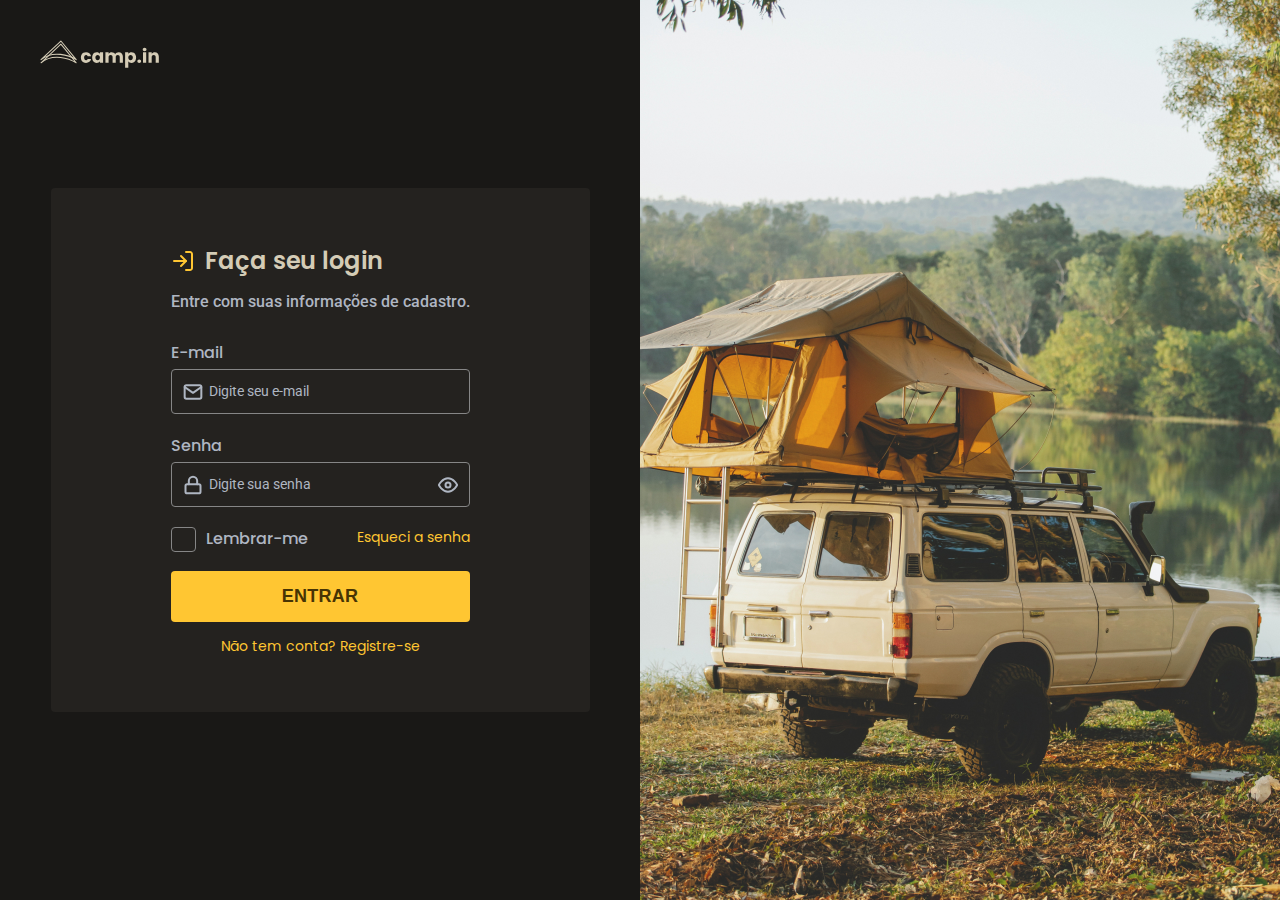
<file: Login Form CSS/index.html>
<!DOCTYPE html>
<html lang="en">
  <head>
    <link rel="preconnect" href="https://fonts.googleapis.com" />
    <link rel="preconnect" href="https://fonts.gstatic.com" crossorigin />
    <meta charset="UTF-8" />
    <meta http-equiv="X-UA-Compatible" content="IE=edge" />
    <meta name="viewport" content="width=device-width, initial-scale=1.0" />
    <link
      href="https://fonts.googleapis.com/css2?family=Poppins:wght@400;500;600&family=Roboto:wght@400;500&display=swap"
      rel="stylesheet"
    />
    <link rel="stylesheet" href="assets/styles/css/styles.css" />
    <title>Login Form CSS</title>
  </head>
  <body>
    <img src="assets/image/logo.svg" class="logo" alt="Logo" />

    <main class="container">
      <form class="form">
        <div class="form-container-title">
          <svg
            width="24"
            height="24"
            viewBox="0 0 24 24"
            fill="none"
            xmlns="http://www.w3.org/2000/svg"
          >
            <path
              d="M15 3H19C19.5304 3 20.0391 3.21071 20.4142 3.58579C20.7893 3.96086 21 4.46957 21 5V19C21 19.5304 20.7893 20.0391 20.4142 20.4142C20.0391 20.7893 19.5304 21 19 21H15"
              stroke="#FFC632"
              stroke-width="2"
              stroke-linecap="round"
              stroke-linejoin="round"
            />
            <path
              d="M10 17L15 12L10 7"
              stroke="#FFC632"
              stroke-width="2"
              stroke-linecap="round"
              stroke-linejoin="round"
            />
            <path
              d="M15 12H3"
              stroke="#FFC632"
              stroke-width="2"
              stroke-linecap="round"
              stroke-linejoin="round"
            />
          </svg>
          <h1>Faça seu login</h1>
        </div>

        <p>Entre com suas informações de cadastro.</p>

        <label for="email">
          E-mail
          <div>
            <input type="text" id="email" placeholder="Digite seu e-mail" />
            <svg
              class="icon left"
              width="20"
              height="20"
              viewBox="0 0 20 20"
              fill="none"
              xmlns="http://www.w3.org/2000/svg"
            >
              <path
                d="M3.33329 3.33331H16.6666C17.5833 3.33331 18.3333 4.08331 18.3333 4.99998V15C18.3333 15.9166 17.5833 16.6666 16.6666 16.6666H3.33329C2.41663 16.6666 1.66663 15.9166 1.66663 15V4.99998C1.66663 4.08331 2.41663 3.33331 3.33329 3.33331Z"
                stroke="#FFC632"
                stroke-width="2"
                stroke-linecap="round"
                stroke-linejoin="round"
              />
              <path
                d="M18.3333 5L9.99996 10.8333L1.66663 5"
                stroke="#FFC632"
                stroke-width="2"
                stroke-linecap="round"
                stroke-linejoin="round"
              />
            </svg>
          </div>
        </label>

        <label for="senha">
          Senha
          <div>
            <input type="password" id="senha" placeholder="Digite sua senha" />

            <svg
              class="icon left"
              width="20"
              height="20"
              viewBox="0 0 20 20"
              fill="none"
              xmlns="http://www.w3.org/2000/svg"
            >
              <path
                d="M15.8333 9.16666H4.16667C3.24619 9.16666 2.5 9.91285 2.5 10.8333V16.6667C2.5 17.5871 3.24619 18.3333 4.16667 18.3333H15.8333C16.7538 18.3333 17.5 17.5871 17.5 16.6667V10.8333C17.5 9.91285 16.7538 9.16666 15.8333 9.16666Z"
                stroke-width="2"
                stroke-linecap="round"
                stroke-linejoin="round"
              />
              <path
                d="M5.83337 9.16666V5.83332C5.83337 4.72825 6.27236 3.66845 7.05376 2.88704C7.83516 2.10564 8.89497 1.66666 10 1.66666C11.1051 1.66666 12.1649 2.10564 12.9463 2.88704C13.7277 3.66845 14.1667 4.72825 14.1667 5.83332V9.16666"
                stroke-width="2"
                stroke-linecap="round"
                stroke-linejoin="round"
              />
            </svg>

            <svg
              class="icon right button-eye"
              width="20"
              height="20"
              viewBox="0 0 20 20"
              fill="none"
              xmlns="http://www.w3.org/2000/svg"
            >
              <g clip-path="url(#clip0_216_38)">
                <path
                  d="M0.833313 10C0.833313 10 4.16665 3.33334 9.99998 3.33334C15.8333 3.33334 19.1666 10 19.1666 10C19.1666 10 15.8333 16.6667 9.99998 16.6667C4.16665 16.6667 0.833313 10 0.833313 10Z"
                  stroke-width="2"
                  stroke-linecap="round"
                  stroke-linejoin="round"
                />
                <path
                  d="M10 12.5C11.3807 12.5 12.5 11.3807 12.5 10C12.5 8.61929 11.3807 7.5 10 7.5C8.61929 7.5 7.5 8.61929 7.5 10C7.5 11.3807 8.61929 12.5 10 12.5Z"
                  stroke-width="2"
                  stroke-linecap="round"
                  stroke-linejoin="round"
                />
              </g>
              <defs>
                <clipPath id="clip0_216_38">
                  <rect width="20" height="20" fill="white" />
                </clipPath>
              </defs>
            </svg>
          </div>
        </label>
        <div class="flex">
          <label for="checkbox" class="container-label"
            >Lembrar-me
            <input type="checkbox" id="checkbox" />
            <span class="checkmark"></span>
          </label>
          <a href="" class="link">Esqueci a senha</a>
        </div>
        <button type="submit" class="button">Entrar</button>
        <a href="" class="link">Não tem conta? Registre-se</a>
      </form>
      <img src="assets/image/side-image.jpg" class="image-car" alt="Imagem de um carro" />
    </main>
    <script src="assets/js/main.js"></script>
  </body>
</html>
</file>
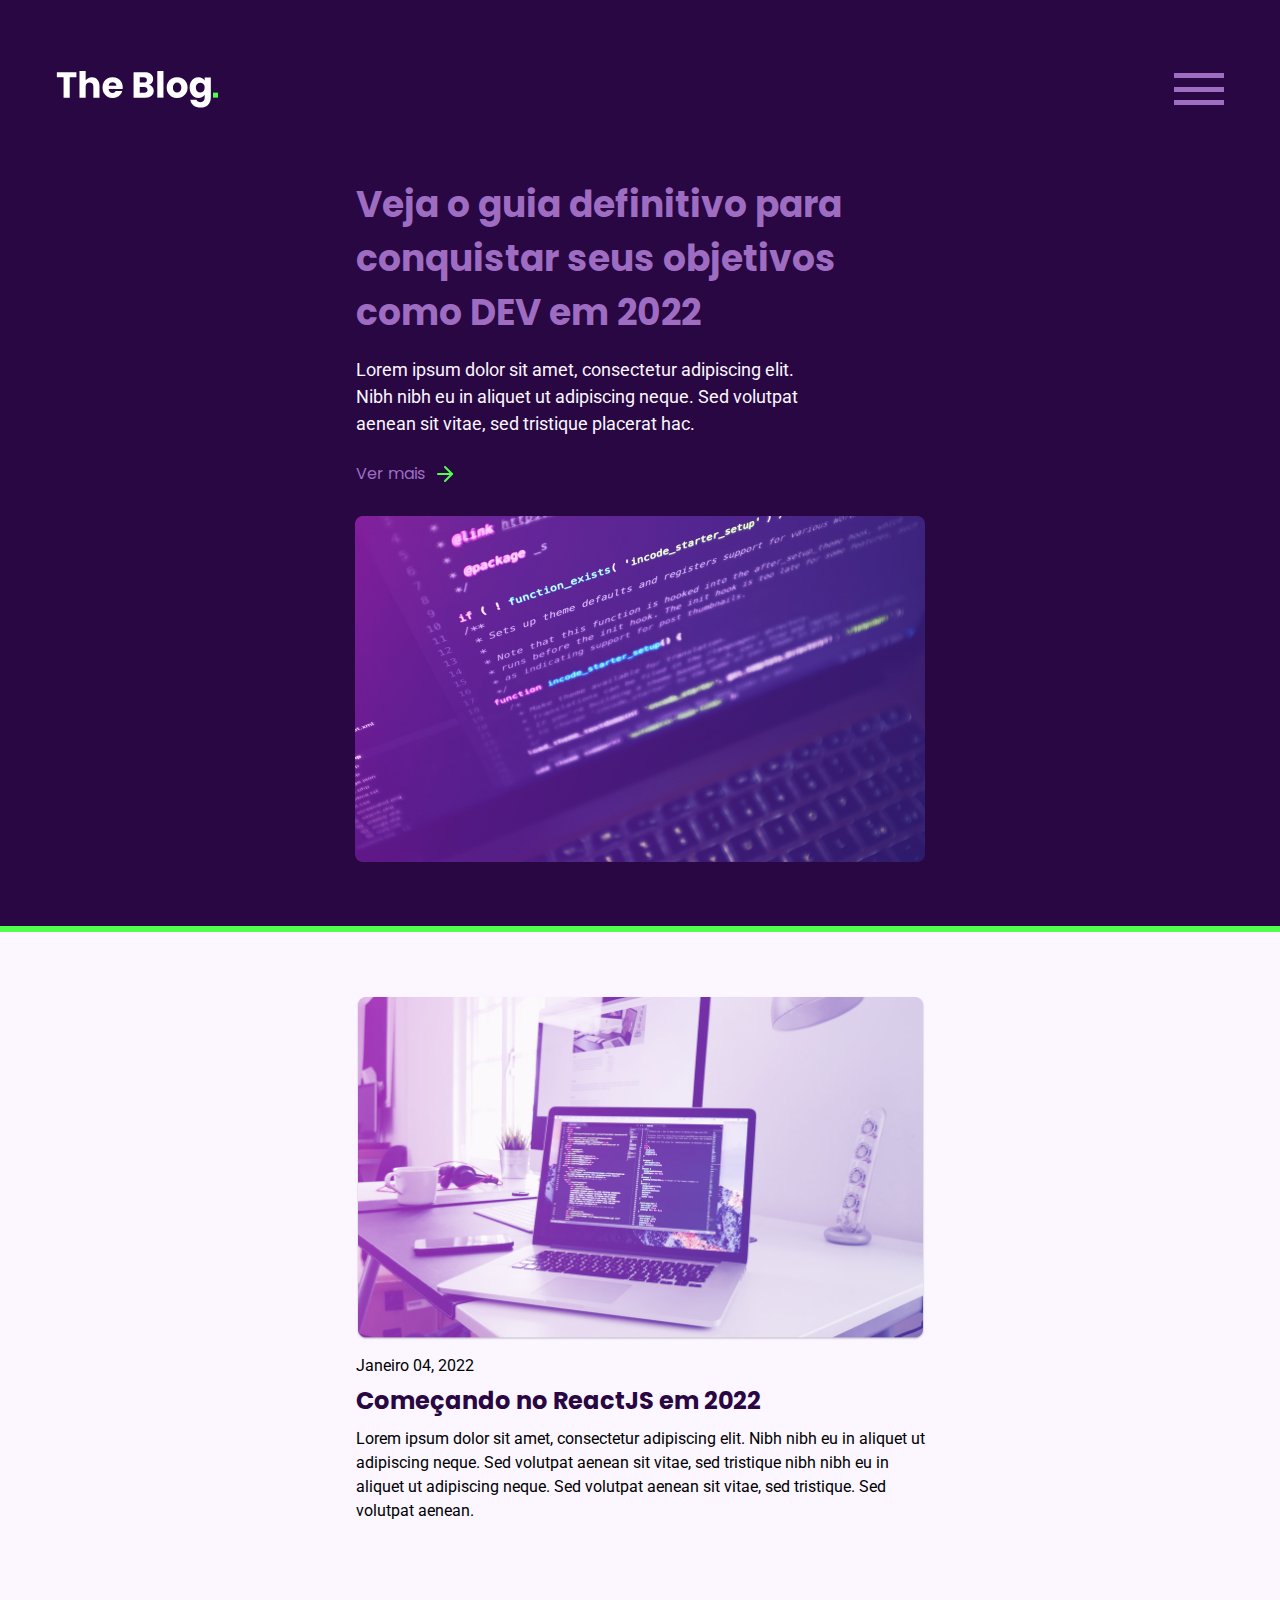
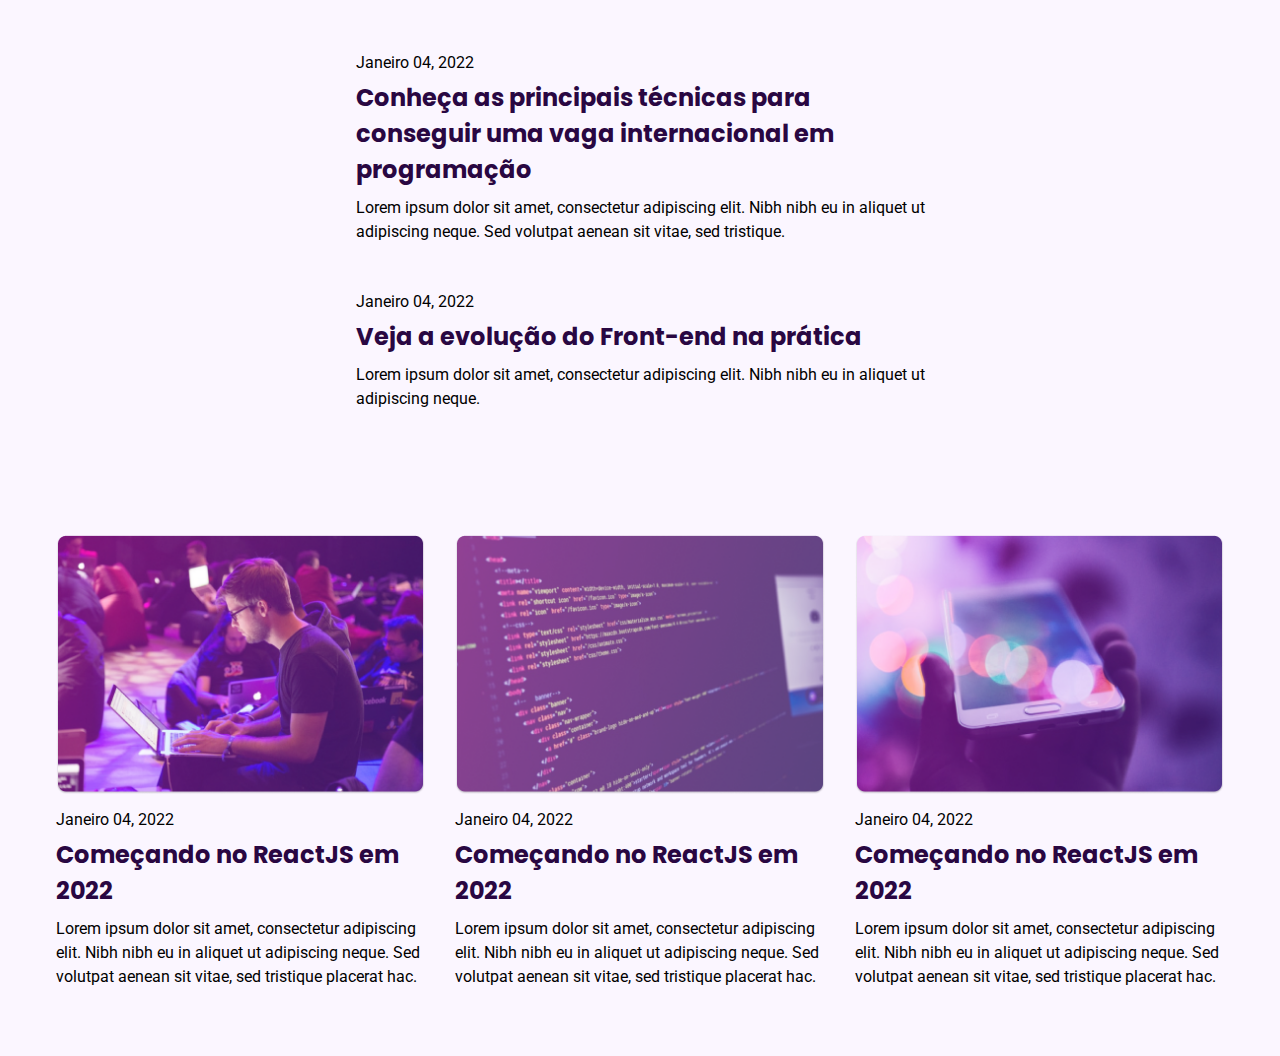
<file: RocketBlog/index.html>
<!DOCTYPE html>
<html lang="pt-br">
  <head>
    <link rel="preconnect" href="https://fonts.googleapis.com" />
    <link rel="preconnect" href="https://fonts.gstatic.com" crossorigin />
    <meta charset="UTF-8" />
    <meta http-equiv="X-UA-Compatible" content="IE=edge" />
    <link
      href="https://fonts.googleapis.com/css2?family=Poppins:wght@400;700&family=Roboto:wght@400;700&display=swap"
      rel="stylesheet"
    />
    <meta name="viewport" content="width=device-width, initial-scale=1.0" />
    <link rel="stylesheet" href="assets/styles/css/styles.css" />
    <title>RocketBlog</title>
  </head>
  <body>
    <header class="header">
      <div class="container header--content">
        <img src="assets/images/logo.svg" alt="Logo blog" />

        <button class="hamburger">
          <span></span>
          <span></span>
          <span></span>
        </button>

        <nav class="nav ">
          <ul>
            <li class="active">
              <a href=""> Home </a>
            </li>
            <li>
              <a href="#"> Sobre </a>
            </li>
            <li>
              <a href=""> Categoria </a>
            </li>
            <li>
              <a href=""> Contato </a>
            </li>
          </ul>
        </nav>

        <div class="search">
          <input type="text" placeholder="Buscar" />
          <button>
            <img src="assets/images/search.svg" alt="Icone de busca" />
          </button>
        </div>

      </div>
    </header>

    <main class="main">
      <div class="container main--content">
        <div>
          <h1 class="main--title">
            Veja o guia definitivo para conquistar seus objetivos como DEV em
            2022
          </h1>
          <p class="main--description">
            Lorem ipsum dolor sit amet, consectetur adipiscing elit. Nibh nibh
            eu in aliquet ut adipiscing neque. Sed volutpat aenean sit vitae,
            sed tristique placerat hac.
          </p>
          <a href="" class="main--link">
            Ver mais
            <img src="assets/images/arrow-right.svg" alt="Seta" />
          </a>
        </div>
        <img
          src="assets/images/featured-image.png"
          alt=""
          class="main--image"
        />
      </div>
    </main>

    <section class="container">
      <div class="post-container">
        <div class="post">
          <img src="assets/images/post-1.png" alt="post-1" />
          <time class="post--time">Janeiro 04, 2022</time>
          <h1 class="post--title">Começando no ReactJS em 2022</h1>
          <p class="post--description">
            Lorem ipsum dolor sit amet, consectetur adipiscing elit. Nibh nibh
            eu in aliquet ut adipiscing neque. Sed volutpat aenean sit vitae,
            sed tristique nibh nibh eu in aliquet ut adipiscing neque. Sed
            volutpat aenean sit vitae, sed tristique. Sed volutpat aenean.
          </p>
        </div>

        <div class="post--aside">
          <div class="post">
            <time class="post--time">Janeiro 04, 2022</time>
            <h1 class="post--title">
              Conheça as principais técnicas para conseguir uma vaga
              internacional em programação
            </h1>
            <p class="post--description">
              Lorem ipsum dolor sit amet, consectetur adipiscing elit. Nibh nibh
              eu in aliquet ut adipiscing neque. Sed volutpat aenean sit vitae,
              sed tristique.
            </p>
          </div>

          <div class="post">
            <time class="post--time">Janeiro 04, 2022</time>
            <h1 class="post--title">Veja a evolução do Front-end na prática</h1>
            <p class="post--description">
              Lorem ipsum dolor sit amet, consectetur adipiscing elit. Nibh nibh
              eu in aliquet ut adipiscing neque.
            </p>
          </div>
        </div>
      </div>
    </section>

    <section class="container">
      <div class="grid">
        <div class="post">
          <img src="assets/images/post-2.png" alt="post-1" />
          <time class="post--time">Janeiro 04, 2022</time>
          <h1 class="post--title">Começando no ReactJS em 2022</h1>
          <p class="post--description">
            Lorem ipsum dolor sit amet, consectetur adipiscing elit. Nibh nibh
            eu in aliquet ut adipiscing neque. Sed volutpat aenean sit vitae,
            sed tristique placerat hac.
          </p>
        </div>
        <div class="post">
          <img src="assets/images/post-3.png" alt="post-1" />
          <time class="post--time">Janeiro 04, 2022</time>
          <h1 class="post--title">Começando no ReactJS em 2022</h1>
          <p class="post--description">
            Lorem ipsum dolor sit amet, consectetur adipiscing elit. Nibh nibh
            eu in aliquet ut adipiscing neque. Sed volutpat aenean sit vitae,
            sed tristique placerat hac.
          </p>
        </div>
        <div class="post">
          <img src="assets/images/post-4.png" alt="post-1" />
          <time class="post--time">Janeiro 04, 2022</time>
          <h1 class="post--title">Começando no ReactJS em 2022</h1>
          <p class="post--description">
            Lorem ipsum dolor sit amet, consectetur adipiscing elit. Nibh nibh
            eu in aliquet ut adipiscing neque. Sed volutpat aenean sit vitae,
            sed tristique placerat hac.
          </p>
        </div>
      </div>
    </section>
    <script src="assets/js/main.js"></script>
  </body>
</html>
</file>
<file: Login Form CSS/assets/styles/css/styles.css>
:root {
  --text-base: #afb6c2;
  --text-title: #d4ccb6;
  --background: #191816;
  --form-background: #24221f;
  --primary-color: #ffc632;
  --poppins: "Poppins", sans-serif;
  --roboto: "Roboto", sans-serif;
}

*,
*::before,
*::after {
  box-sizing: border-box;
  margin: 0;
  padding: 0;
}

@media (max-width: 1080px) {
  html {
    font-size: 93.75%;
  }
}
@media (max-width: 720px) {
  html {
    font-size: 87.5%;
  }
}

body {
  background: var(--background);
  -webkit-font-smoothing: antialiased;
  font-family: var(--poppins);
}

.container {
  width: 100%;
  display: grid;
  grid-template-columns: 1fr 1fr;
  align-items: center;
  justify-items: center;
}

img {
  width: 100%;
  height: 100vh;
  object-fit: cover;
}

.logo {
  position: absolute;
  inset: 40px;
  width: 120px;
  height: auto;
}

.form {
  background: var(--form-background);
  padding: 55px 120px;
  border-radius: 0.25rem;
  color: var(--text-base);
  display: flex;
  flex-direction: column;
}
.form .form-container-title {
  display: flex;
  align-items: center;
  gap: 10px;
  margin-bottom: 11px;
}
.form .form-container-title h1 {
  font-style: normal;
  font-weight: 600;
  font-size: 1.5rem;
  line-height: 36px;
  color: var(--text-title);
}
.form p {
  font-family: var(--roboto);
  font-style: normal;
  font-weight: 500;
  font-size: 1rem;
  line-height: 24px;
  margin-bottom: 27px;
}
.form label {
  font-style: normal;
  font-weight: 500;
  font-size: 1rem;
  line-height: 24px;
  display: flex;
  gap: 4px;
  flex-direction: column;
  margin-bottom: 20px;
}
.form label div {
  width: 100%;
  position: relative;
}
.form .icon {
  position: absolute;
  top: 50%;
  transform: translateY(-50%);
}
.form .icon path {
  stroke: var(--text-base);
}
.form .icon.right {
  right: 12px;
}
.form .icon.left {
  left: 12px;
}
.form .icon.button-eye.active g path {
  stroke: #ffc632;
}
.form input {
  width: 100%;
  border: 1px solid #868686;
  box-sizing: border-box;
  border-radius: 4px;
  background: transparent;
  padding: 14px 20px 14px 37px;
  color: var(--primary-color);
}
.form input::placeholder {
  font-family: var(--roboto);
  font-style: normal;
  font-weight: 400;
  font-size: 0.875rem;
  line-height: 1rem;
  color: var(--text-base);
}
.form input:focus {
  outline: none;
  border: 1px solid #ffc632;
  box-sizing: border-box;
  box-shadow: 0px 0px 0px 2px #ffde88;
  border-radius: 4px;
}
.form input:focus + svg path {
  stroke: #ffc632;
}
.form .button {
  width: 100%;
  background: var(--primary-color);
  color: #473404;
  border: 0;
  border-radius: 4px;
  cursor: pointer;
  padding: 12px 0;
  text-transform: uppercase;
  font-style: normal;
  font-weight: 600;
  font-size: 1.125rem;
  line-height: 27px;
  margin-bottom: 14px;
  letter-spacing: 0.015em;
  transition: all 0.3s ease;
}
.form .button:hover {
  filter: brightness(0.8);
}
.form .link {
  text-align: center;
  text-decoration: none;
  color: var(--primary-color);
  font-family: var(--poppins);
  font-style: normal;
  font-weight: 400;
  font-size: 0.875rem;
  line-height: 21px;
}

.container-label {
  display: block;
  position: relative;
  padding-left: 35px;
  margin-bottom: 12px;
  cursor: pointer;
  font-size: 22px;
  -webkit-user-select: none;
  -moz-user-select: none;
  -ms-user-select: none;
  user-select: none;
}
.container-label input {
  position: absolute;
  opacity: 0;
  cursor: pointer;
  height: 0;
  width: 0;
}
.container-label .checkmark {
  position: absolute;
  top: 0;
  left: 0;
  height: 25px;
  width: 25px;
  border: 1px solid #868686;
  box-sizing: border-box;
  border-radius: 4px;
}
.container-label .checkmark:after {
  content: "";
  position: absolute;
  display: none;
}
.container-label:hover input ~ .checkmark {
  background-color: rgba(255, 197, 50, 0.411);
  border-color: #ffc632;
}
.container-label:hover input:checked ~ .checkmark {
  background-color: #ffc532ce;
}
.container-label input:checked ~ .checkmark {
  border: 1px solid #ffc632;
  background: var(--primary-color);
  border-radius: 4px;
}
.container-label input:checked ~ .checkmark:after {
  display: block;
}
.container-label input:checked ~ .checkmark:after {
  content: "";
  z-index: 2;
  left: 9px;
  top: 5px;
  width: 5px;
  height: 10px;
  border: solid #473404;
  border-width: 0 3px 3px 0;
  -webkit-transform: rotate(45deg);
  -ms-transform: rotate(45deg);
  transform: rotate(45deg);
}

.flex {
  display: flex;
  justify-content: space-between;
  text-align: center;
}

@media (max-width: 1120px) {
  .container {
    grid-template-columns: 1fr;
  }
  .container .image-car {
    display: none;
  }

  .form {
    padding: 55px 20px;
  }
}
@media (max-width: 420px) {
  .form {
    width: 100%;
    padding: 100px 20px 0;
    background: transparent;
  }

  .logo {
    inset: 20px;
  }
}

/*# sourceMappingURL=styles.css.map */
</file>
<file: RocketBlog/assets/styles/css/styles.css>
:root {
  --purple-bg: #290742;
  --dark-bg: #170027;
  --button-bg: #9e6dc2;
  --white: #fff;
  --light-purple: #fbf6ff;
  --green: #4fff4b;
}

* {
  margin: 0;
  padding: 0;
  box-sizing: border-box;
}

@media (max-width: 1080px) {
  html {
    font-size: 93.75%;
  }
}
@media (max-width: 720px) {
  html {
    font-size: 87.5%;
  }
}

body {
  background: var(--light-purple);
  -webkit-font-smoothing: antialiased;
  overflow-x: hidden;
}

body,
input,
textarea,
button {
  font-family: "Poppins", sans-serif;
  font-weight: 400;
}

h1,
h2,
h3,
h4,
h5,
h6,
strong {
  font-weight: 400;
}

a {
  color: inherit;
  text-decoration: none;
}

ul,
ol {
  list-style: none;
}

button {
  cursor: pointer;
}

[disabled] {
  opacity: 0.6;
  cursor: not-allowed;
}

.container {
  max-width: 1200px;
  margin: 0 auto;
  padding: 0 1rem;
}

.header {
  background: var(--purple-bg);
  padding: 4rem 0;
}
.header .header--content {
  position: relative;
  display: flex;
  justify-content: space-between;
  align-items: center;
  color: #fff;
}
.header .hamburger {
  display: none;
  justify-content: space-evenly;
  flex-direction: column;
  background: transparent;
  border: 0;
  width: 50px;
  height: 50px;
  cursor: pointer;
}
.header .hamburger span {
  display: block;
  width: 100%;
  height: 5px;
  background: var(--button-bg);
}
.header ul {
  display: flex;
  gap: 2rem;
}
.header li {
  font-family: "Roboto", sans-serif;
  font-style: normal;
  font-weight: bold;
  font-size: 18px;
  line-height: 21px;
  position: relative;
}
.header li.active::before {
  content: "";
  position: absolute;
  width: 2px;
  height: 100%;
  left: -5px;
  top: 0;
  background: var(--green);
}
.header .nav.nav--open {
  position: absolute;
  bottom: 0;
  right: 0;
  padding: 2rem;
  transform: translateY(100%);
  background: var(--dark-bg);
  z-index: 100;
  display: flex;
  border-radius: 8px;
}
.header .nav.nav--open ul {
  flex-direction: column;
}
.header .search {
  display: flex;
  align-items: center;
}
.header .search input {
  height: 45px;
  border: 0;
  background: var(--dark-bg);
  border-radius: 4px 0px 0px 4px;
  color: #fff;
  padding: 0 25px;
}
.header .search button {
  border: 0;
  height: 45px;
  width: 70px;
  border-radius: 0px 4px 4px 0px;
  background: var(--button-bg);
}

.main {
  background-color: var(--purple-bg);
  border-bottom: 6px solid var(--green);
}
.main .main--content {
  display: flex;
  gap: 30px;
  padding-bottom: 64px;
}
.main .main--title {
  color: var(--button-bg);
  text-align: start;
  max-width: 569px;
  font-size: 36px;
  line-height: 54px;
  font-weight: 700;
}
.main .main--description {
  color: #fbf6ff;
  font-family: "Roboto", sans-serif;
  font-size: 18px;
  line-height: 27px;
  width: 469px;
  margin: 1rem 0 1.5rem;
}
.main .main--link {
  color: var(--button-bg);
  display: flex;
  align-items: center;
  gap: 0.5rem;
}
.main .main--link:hover {
  text-decoration: underline;
}

.post {
  display: flex;
  max-width: 569px;
  flex-direction: column;
}
.post img + .post--time {
  margin-top: 15px;
}
.post .post--time {
  font-family: Roboto;
  font-style: normal;
  font-weight: normal;
  font-size: 16px;
  line-height: 19px;
  color: #000000;
}
.post .post--title {
  font-family: Poppins;
  font-style: normal;
  font-weight: bold;
  font-size: 24px;
  line-height: 36px;
  color: #290742;
  margin: 8px 0;
}
.post .post--description {
  font-family: Roboto;
  font-style: normal;
  font-weight: normal;
  font-size: 16px;
  line-height: 24px;
  font-weight: 400;
  color: #000000;
}

.post-container {
  margin: 64px 0 75px;
  display: flex;
  gap: 130px;
}
.post-container > div {
  display: flex;
  flex-direction: column;
}
.post-container > div img {
  max-width: 569px;
  height: auto;
}
.post-container .post--aside .post {
  margin-bottom: 48px;
}

.grid {
  display: grid;
  grid-template-columns: repeat(auto-fit, minmax(300px, 1fr));
  gap: 30px;
  margin-top: 64px;
  padding-bottom: 67px;
}
.grid img {
  max-width: 370px;
  height: auto;
}

@media (max-width: 1300px) {
  .header .nav {
    display: none;
  }
  .header .search {
    display: none;
  }
  .header .hamburger {
    display: flex;
  }

  .main--content,
.post-container {
    flex-wrap: wrap;
    align-items: center;
    justify-content: center;
  }
  .main--content .post--img,
.post-container .post--img {
    width: 100%;
  }

  .post-container {
    flex-wrap: wrap;
  }
}
@media (max-width: 720px) {
  .main .main--title {
    font-size: 2rem;
  }
  .main .main--image {
    width: 100%;
  }
  .main .main--description {
    width: 100%;
  }

  .post-container img {
    width: 100%;
  }

  .grid {
    justify-items: center;
  }
  .grid img {
    width: 100%;
  }

  .post {
    align-items: center;
    text-align: center;
  }
}

/*# sourceMappingURL=styles.css.map */
</file>
